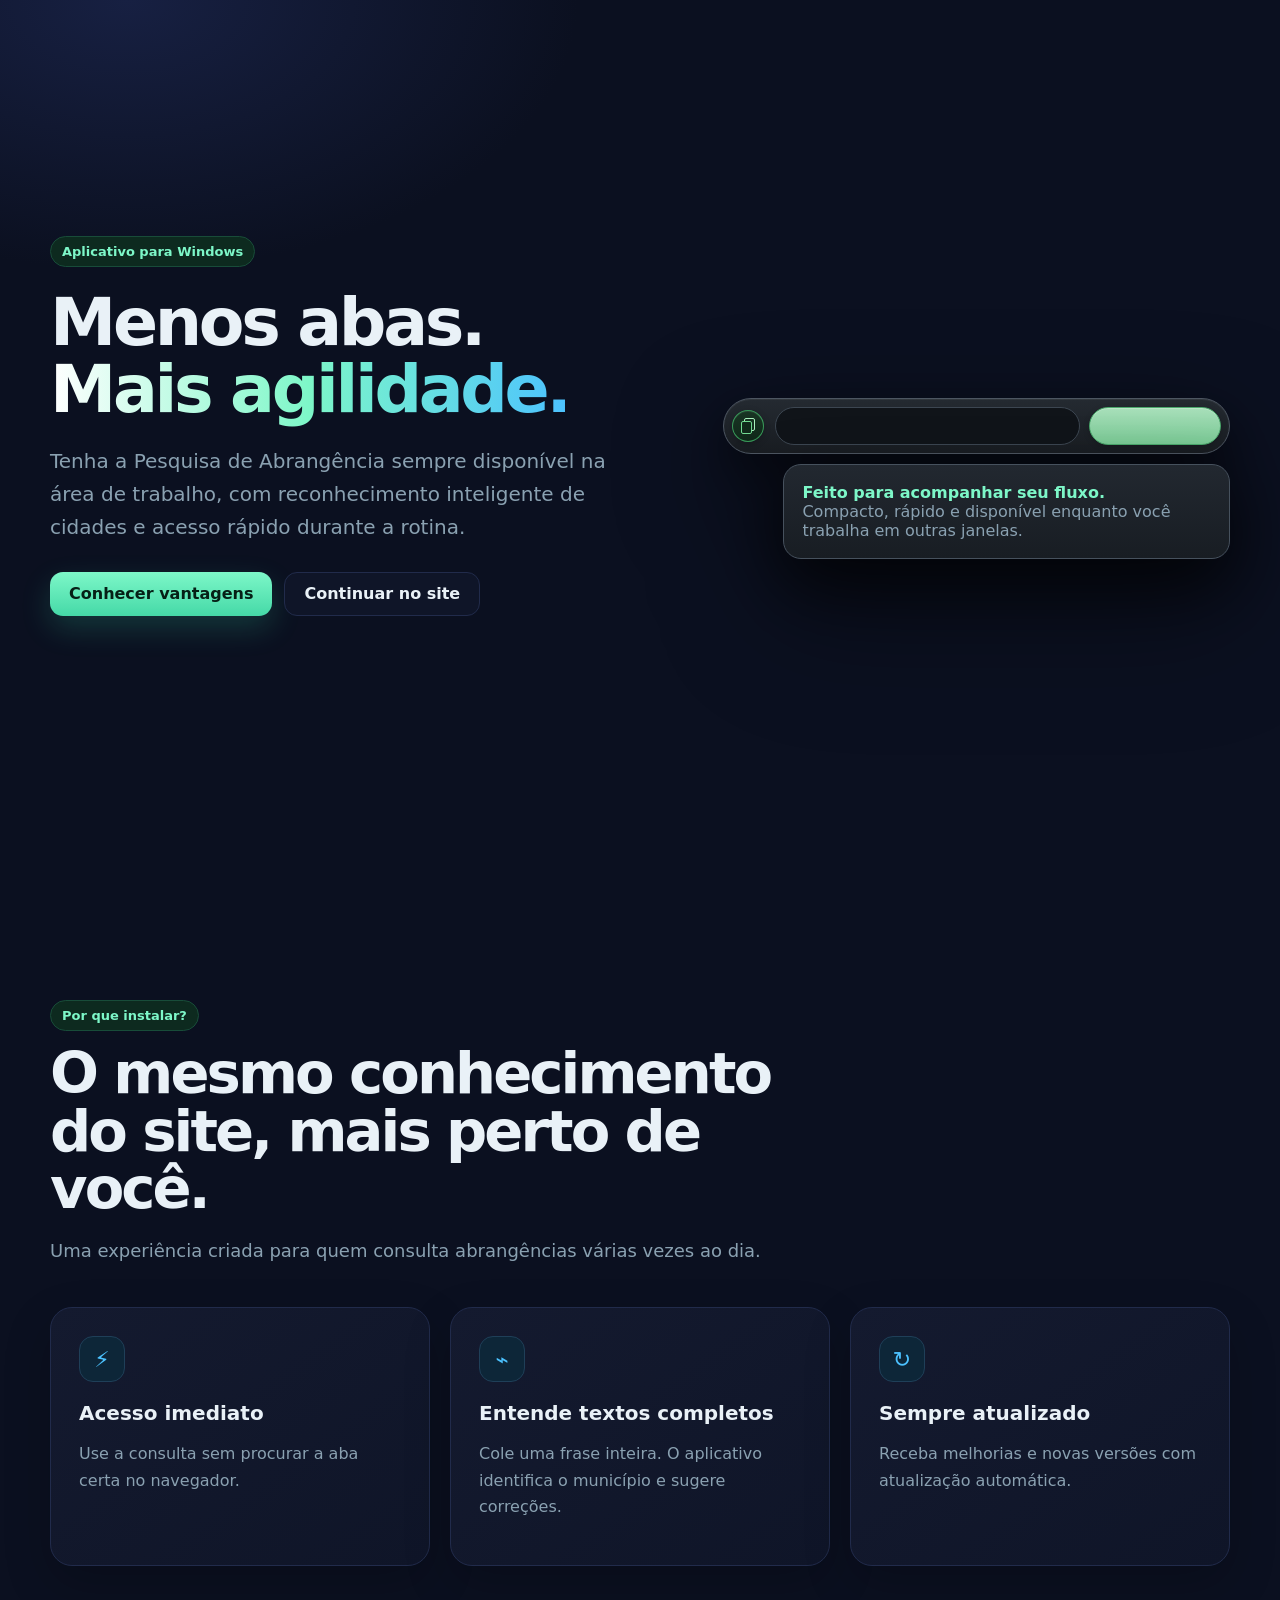
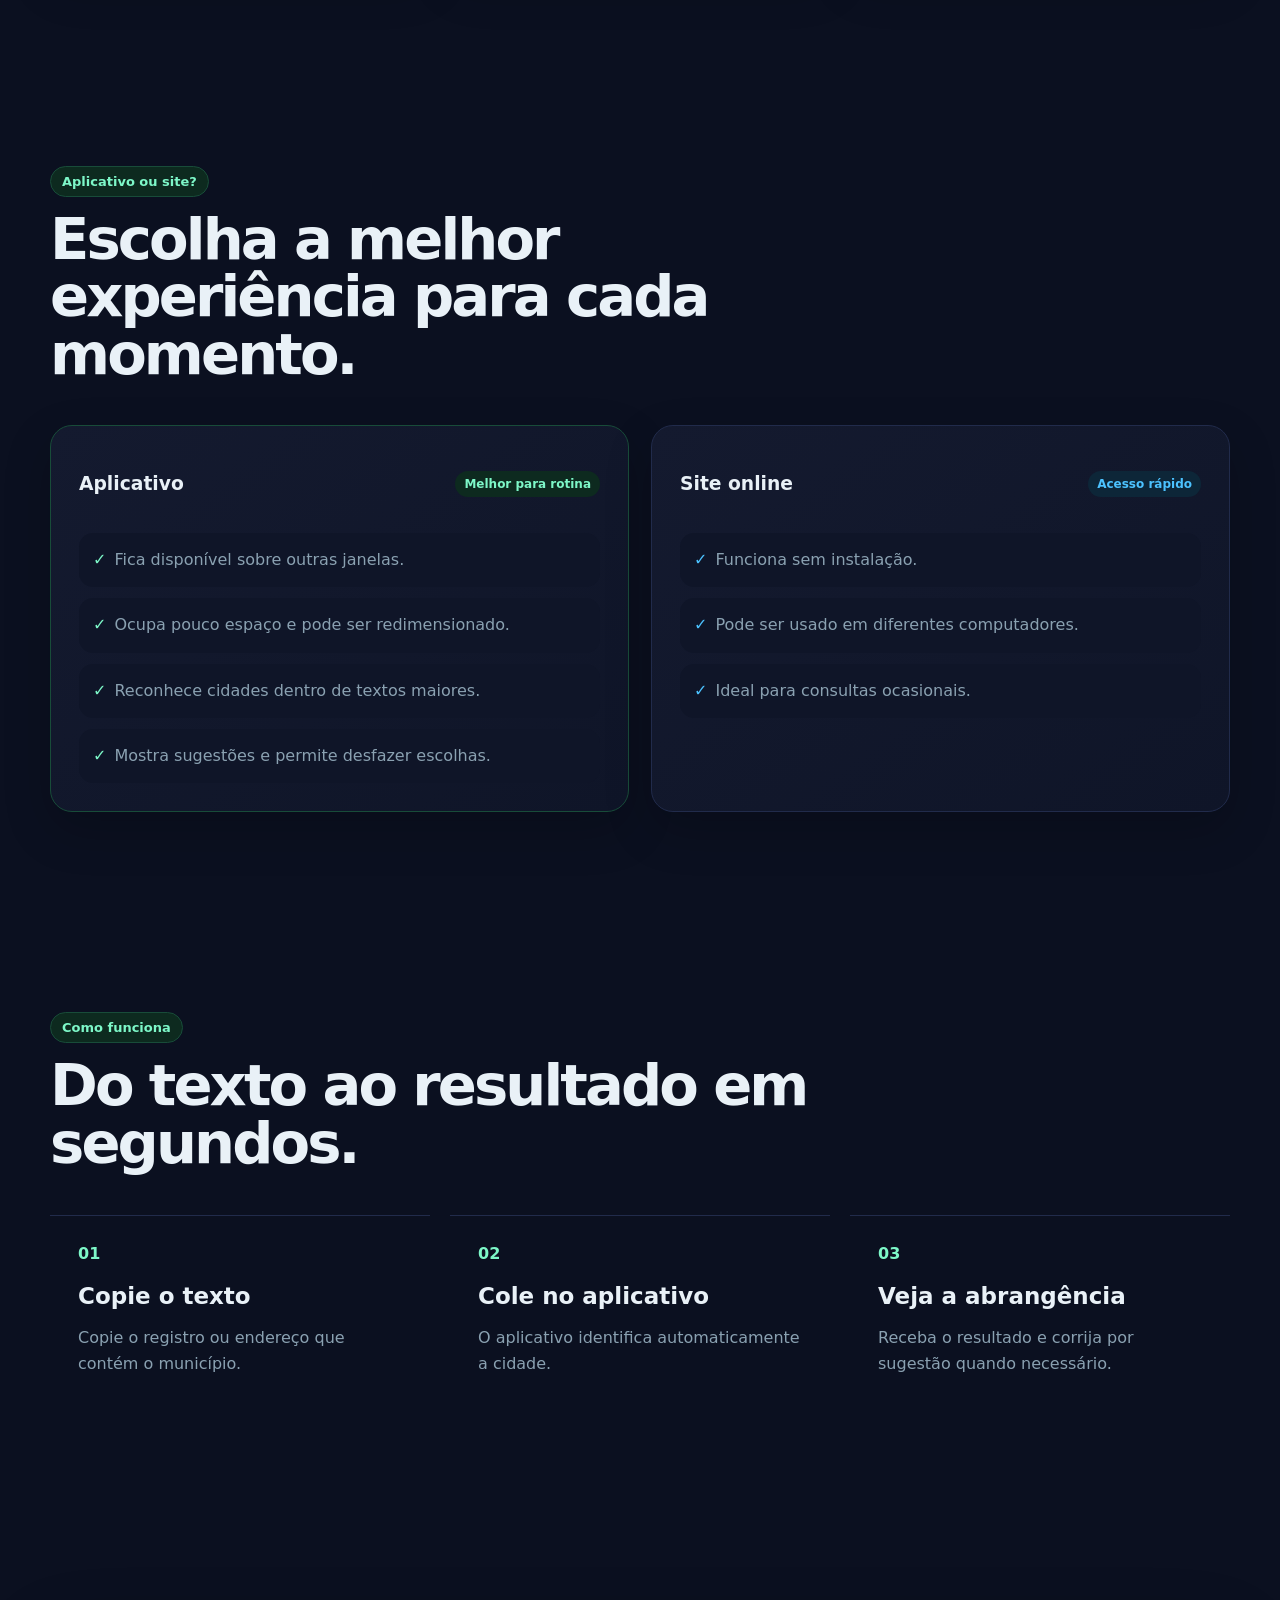
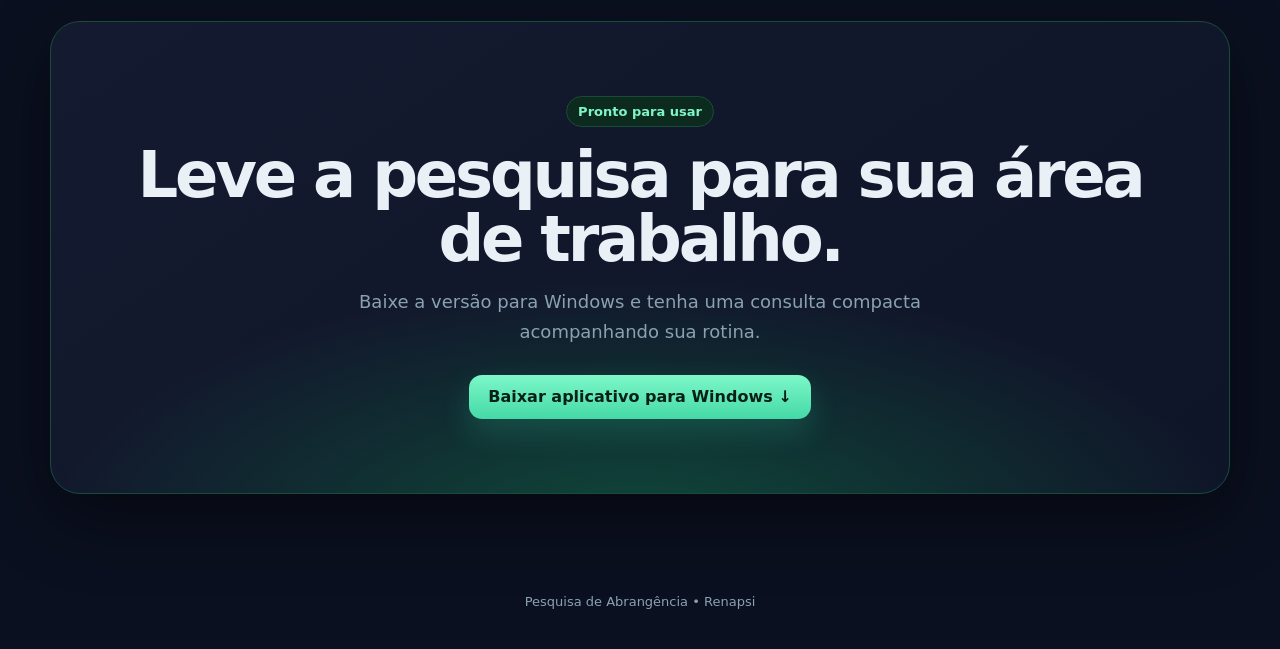
<file: baixar.html>
<!doctype html><html lang="pt-BR"><head><meta charset="utf-8"><meta name="viewport" content="width=device-width,initial-scale=1"><meta name="theme-color" content="#0b1020"><title>Aplicativo Pesquisa de Abrangência</title><link rel="icon" href="./favicon.ico"><style>
:root{--bg:#0b1020;--card:#141a2f;--surface:#0f1528;--line:#212b4b;--text:#e9f1f7;--muted:#8aa1b1;--blue:#4cc2ff;--green:#7df7c8}*{box-sizing:border-box}html{scroll-behavior:smooth}body{margin:0;background:radial-gradient(1000px 600px at 10% 0%,#172042 0%,var(--bg) 45%),radial-gradient(800px 500px at 90% 10%,#0f2c3f 0%,transparent 40%),var(--bg);color:var(--text);font-family:system-ui,-apple-system,"Segoe UI",sans-serif;overflow-x:hidden}a{color:inherit}.nav{position:fixed;z-index:10;top:16px;left:50%;transform:translateX(-50%);width:min(1180px,calc(100% - 48px));height:62px;padding:0 16px 0 20px;display:flex;align-items:center;justify-content:space-between;border:1px solid var(--line);border-radius:18px;background:rgba(15,21,40,.88);backdrop-filter:blur(18px);box-shadow:0 14px 38px #0006}.brand{display:flex;align-items:center;gap:10px;font-weight:800;text-decoration:none}.brand i{font-style:normal;width:34px;height:34px;display:grid;place-items:center;border-radius:11px;background:var(--green);color:#062016}.actions{display:flex;gap:10px}.btn{min-height:44px;padding:0 19px;display:inline-flex;align-items:center;justify-content:center;border-radius:13px;border:1px solid var(--line);text-decoration:none;font-weight:800;transition:.22s}.btn:hover{transform:translateY(-2px)}.primary{background:linear-gradient(180deg,var(--green),#45d9a7);color:#062016;border:0;box-shadow:0 12px 30px #36d5a433}.ghost{background:#0f1528}.section{width:min(1180px,calc(100% - 64px));margin:auto;padding:100px 0}.hero{min-height:min(900px,100vh);padding-top:52px;display:grid;grid-template-columns:minmax(0,1.08fr) minmax(470px,.92fr);gap:clamp(48px,6vw,88px);align-items:center}.eyebrow{display:inline-flex;padding:7px 11px;border-radius:999px;background:#0d2a1f;border:1px solid #184c39;color:var(--green);font-size:13px;font-weight:800}.hero h1,.head h2,.cta h2{letter-spacing:-.05em;line-height:1}.hero h1{font-size:clamp(58px,5.2vw,78px);margin:22px 0}.gradient{background:linear-gradient(90deg,#fff,var(--green),var(--blue));background-clip:text;color:transparent}.lead,.head p,.card p,.check,.step p,.cta p{color:var(--muted);line-height:1.65}.lead{font-size:20px;max-width:660px}.hero-buttons{display:flex;gap:12px;flex-wrap:wrap;margin-top:28px}.demo{justify-self:end;width:100%;max-width:590px;position:relative;transform:perspective(1000px) rotateY(-6deg);filter:drop-shadow(0 32px 50px #0008)}.window{padding:13px;border-radius:24px;border:1px solid #4d5661;background:linear-gradient(180deg,#242a31,#191d22)}.bar{display:grid;grid-template-columns:42px minmax(0,1fr) 128px;gap:10px}.paste{height:42px;display:grid;place-items:center;border-radius:50%;background:linear-gradient(180deg,#183523,#10281a);color:#a8f0bd;border:1px solid rgba(78,222,125,.62)}.field{height:42px;display:flex;align-items:center;padding:0 16px;border:1px solid #3c4651;border-radius:999px;white-space:nowrap;overflow:hidden;font-size:13px}.answer{height:42px;display:grid;place-items:center;border-radius:999px;background:linear-gradient(180deg,#a8dfba,#79c994);color:#123b27;text-align:center;font-size:12px;font-weight:900}.note{position:absolute;right:0;bottom:-105px;width:88%;padding:18px;border-radius:18px;border:1px solid #184c39;background:#0f1528f2;box-shadow:0 24px 60px #0008;color:var(--muted)}.note b{color:var(--green)}.head{max-width:760px;margin-bottom:42px}.head h2{font-size:clamp(38px,4.5vw,58px);margin:14px 0}.head p{font-size:18px}.cards,.steps{display:grid;grid-template-columns:repeat(3,minmax(0,1fr));gap:20px}.card,.compare-col{min-width:0;padding:28px;border:1px solid var(--line);border-radius:22px;background:linear-gradient(145deg,var(--card),var(--surface));box-shadow:0 18px 48px #0003}.icon{width:46px;height:46px;display:grid;place-items:center;border-radius:14px;border:1px solid #1f3f58;background:#0d2638;color:var(--blue);font-size:22px}.card h3{font-size:20px;margin:19px 0 8px}.compare{display:grid;grid-template-columns:repeat(2,minmax(0,1fr));gap:22px}.compare-col.app{border-color:#184c39}.compare-title{display:flex;justify-content:space-between;align-items:center}.tag{padding:6px 9px;border-radius:999px;background:#0d2a1f;color:var(--green);font-size:12px;font-weight:800}.list{display:grid;gap:11px;margin-top:20px}.check{padding:14px;border-radius:14px;background:#0f1528}.check b{color:var(--green);margin-right:8px}.step{padding:28px;border-top:1px solid var(--line)}.step span{color:var(--green);font-weight:900}.step h3{font-size:23px;margin:20px 0 8px}.cta{padding:74px 42px;text-align:center;border:1px solid #184c39;border-radius:30px;background:radial-gradient(600px 260px at 50% 110%,#0f4a3a,transparent),linear-gradient(145deg,var(--card),var(--surface));box-shadow:0 24px 70px #0007}.cta h2{font-size:clamp(45px,5vw,68px);margin:16px 0}.cta p{font-size:18px;max-width:650px;margin:0 auto 28px}.footer{text-align:center;padding:0 20px 40px;color:var(--muted);font-size:13px}.reveal{opacity:0;transform:translateY(32px);transition:.7s}.reveal.show{opacity:1;transform:none}
.demo .window{border-radius:999px;padding:8px;box-shadow:inset 0 1px 0 rgba(255,255,255,.06),0 18px 42px rgba(0,0,0,.34)}.demo .bar{grid-template-columns:34px minmax(0,1fr) 132px;gap:9px;align-items:center}.demo .paste{width:32px;height:32px;border-radius:999px;font-size:0;position:relative;box-shadow:inset 0 1px 0 rgba(255,255,255,.07),0 2px 7px rgba(0,0,0,.22)}.demo .paste:before,.demo .paste:after{content:"";position:absolute;width:9px;height:11px;border:1.4px solid #a8f0bd;border-radius:2px}.demo .paste:before{left:11px;top:7px}.demo .paste:after{left:8px;top:10px;border-color:#72d992;background:#10281a}.demo .field{height:38px;background:#101419;color:#8f9aa6;padding:0 14px;font-size:12px}.demo .answer{height:38px;border:1px solid #4aa86b;box-shadow:inset 0 1px 0 rgba(255,255,255,.2),0 2px 6px rgba(0,0,0,.16)}.demo-result-label{opacity:0}.demo-placeholder{overflow:hidden;text-overflow:ellipsis;white-space:nowrap}.demo .note{border-color:#46515d;background:linear-gradient(180deg,#222830,#181d23)}@media(min-width:1440px){.nav,.section{width:min(1260px,calc(100% - 96px))}.section{padding:116px 0}.hero{grid-template-columns:minmax(0,1.12fr) minmax(520px,.88fr)}.demo{max-width:640px}}@media(min-width:1920px){.nav,.section{width:1320px}.hero{min-height:900px}}@media(max-height:760px) and (min-width:1024px){.hero{min-height:760px;padding-top:48px}.hero h1{font-size:clamp(52px,4.8vw,68px)}}@media(max-width:900px){.nav{width:calc(100% - 24px)}.section{width:calc(100% - 28px)}.hero{grid-template-columns:1fr;padding-top:72px;gap:100px}.demo{justify-self:center;transform:none}.cards,.steps,.compare{grid-template-columns:1fr}.ghost{display:none}}@media(prefers-reduced-motion:reduce){html{scroll-behavior:auto}.reveal{opacity:1;transform:none;transition:none}}
</style></head><body><main><section class="section hero"><div class="reveal show"><span class="eyebrow">Aplicativo para Windows</span><h1>Menos abas.<br><span class="gradient">Mais agilidade.</span></h1><p class="lead">Tenha a Pesquisa de Abrangência sempre disponível na área de trabalho, com reconhecimento inteligente de cidades e acesso rápido durante a rotina.</p><div class="hero-buttons"><a class="btn primary" href="#vantagens">Conhecer vantagens</a><a class="btn ghost" href="./index.html">Continuar no site</a></div></div><div class="demo reveal"><div class="window"><div class="bar"><div class="paste">⎘</div><div class="field"><span class="demo-placeholder"></span></div><div class="answer"><span class="demo-result-label"></span></div></div></div><div class="note"><b>Feito para acompanhar seu fluxo.</b><br>Compacto, rápido e disponível enquanto você trabalha em outras janelas.</div></div></section><section class="section" id="vantagens"><div class="head reveal"><span class="eyebrow">Por que instalar?</span><h2>O mesmo conhecimento do site, mais perto de você.</h2><p>Uma experiência criada para quem consulta abrangências várias vezes ao dia.</p></div><div class="cards"><article class="card reveal"><div class="icon">⚡</div><h3>Acesso imediato</h3><p>Use a consulta sem procurar a aba certa no navegador.</p></article><article class="card reveal"><div class="icon">⌁</div><h3>Entende textos completos</h3><p>Cole uma frase inteira. O aplicativo identifica o município e sugere correções.</p></article><article class="card reveal"><div class="icon">↻</div><h3>Sempre atualizado</h3><p>Receba melhorias e novas versões com atualização automática.</p></article></div></section><section class="section"><div class="head reveal"><span class="eyebrow">Aplicativo ou site?</span><h2>Escolha a melhor experiência para cada momento.</h2></div><div class="compare"><div class="compare-col app reveal"><div class="compare-title"><h3>Aplicativo</h3><span class="tag">Melhor para rotina</span></div><div class="list"><div class="check"><b>✓</b>Fica disponível sobre outras janelas.</div><div class="check"><b>✓</b>Ocupa pouco espaço e pode ser redimensionado.</div><div class="check"><b>✓</b>Reconhece cidades dentro de textos maiores.</div><div class="check"><b>✓</b>Mostra sugestões e permite desfazer escolhas.</div></div></div><div class="compare-col reveal"><div class="compare-title"><h3>Site online</h3><span class="tag" style="color:var(--blue);background:#0d2638">Acesso rápido</span></div><div class="list"><div class="check"><b style="color:var(--blue)">✓</b>Funciona sem instalação.</div><div class="check"><b style="color:var(--blue)">✓</b>Pode ser usado em diferentes computadores.</div><div class="check"><b style="color:var(--blue)">✓</b>Ideal para consultas ocasionais.</div></div></div></div></section><section class="section"><div class="head reveal"><span class="eyebrow">Como funciona</span><h2>Do texto ao resultado em segundos.</h2></div><div class="steps"><article class="step reveal"><span>01</span><h3>Copie o texto</h3><p>Copie o registro ou endereço que contém o município.</p></article><article class="step reveal"><span>02</span><h3>Cole no aplicativo</h3><p>O aplicativo identifica automaticamente a cidade.</p></article><article class="step reveal"><span>03</span><h3>Veja a abrangência</h3><p>Receba o resultado e corrija por sugestão quando necessário.</p></article></div></section><section class="section" id="download"><div class="cta reveal"><span class="eyebrow">Pronto para usar</span><h2>Leve a pesquisa para sua área de trabalho.</h2><p>Baixe a versão para Windows e tenha uma consulta compacta acompanhando sua rotina.</p><a class="btn primary" href="https://github.com/isaac1chaves/gerador-de-app/releases" target="_blank" rel="noopener noreferrer">Baixar aplicativo para Windows ↓</a></div></section></main><footer class="footer">Pesquisa de Abrangência • Renapsi</footer><script>const o=new IntersectionObserver(es=>es.forEach(e=>{if(e.isIntersecting){e.target.classList.add('show');o.unobserve(e.target)}}),{threshold:.14});document.querySelectorAll('.reveal:not(.show)').forEach(e=>o.observe(e));</script></body></html>
</file>
